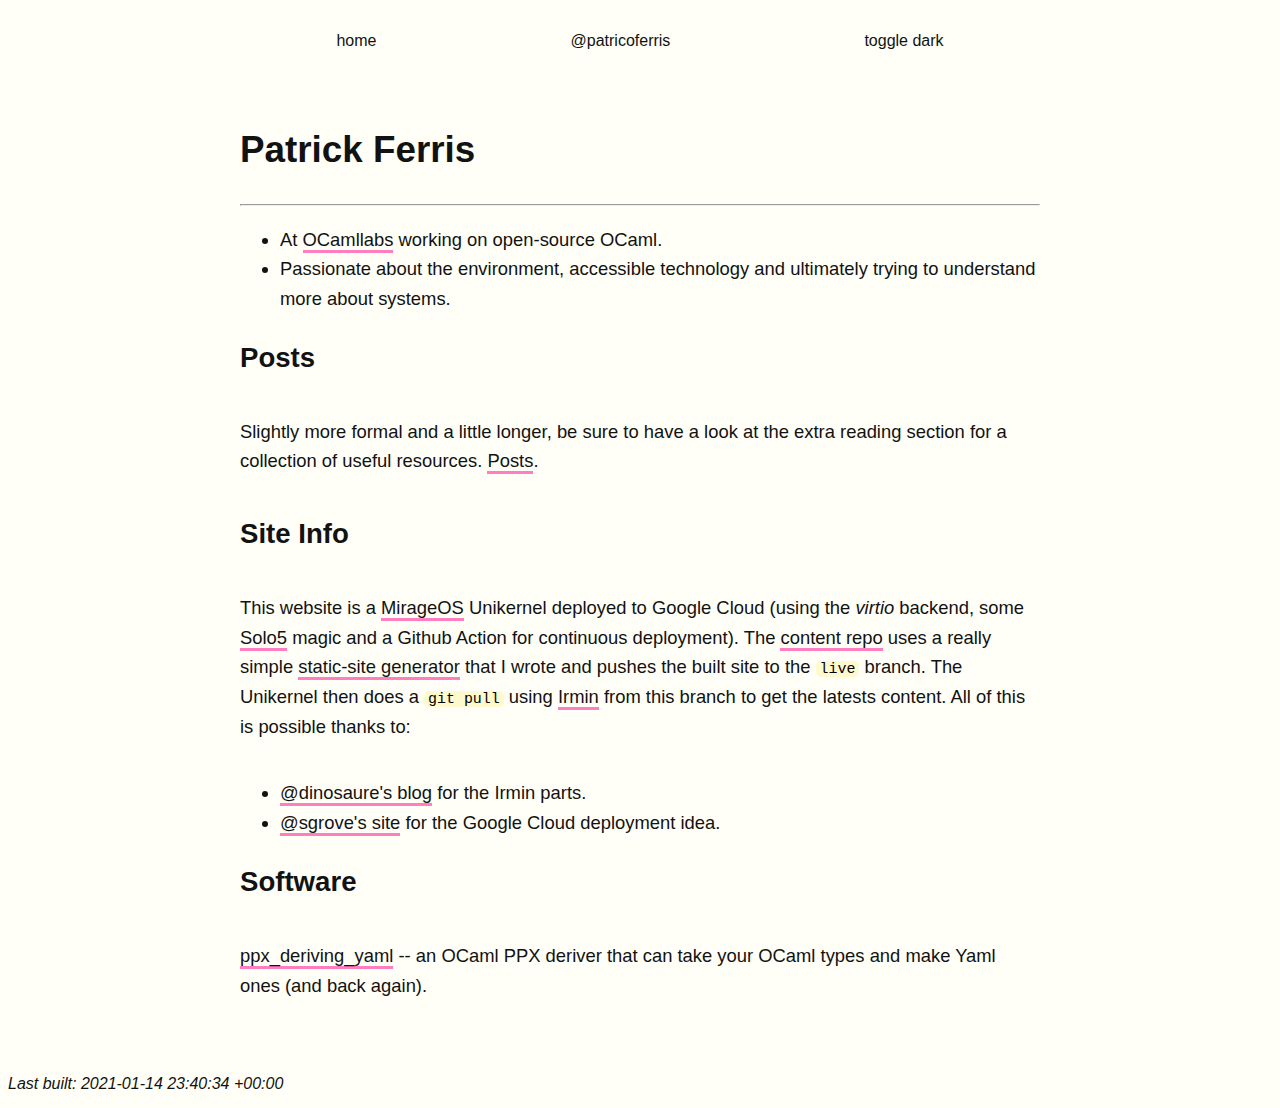
<file: index.html>
<!DOCTYPE html>
<html xmlns="http://www.w3.org/1999/xhtml" lang="en">
 <head><title>Patrick's Corner of the Web</title><meta charset="UTF-8"/>
  <meta name="viewport" content="width=device-width, initial-scale=1.0"/>
  <script defer="defer" src="/main.js"></script>
  <meta name="description" content="home page"/>
  <link rel="stylesheet" href="/main.css"/>
 </head>
 <body>
             
  <script src="/root.js"></script> 
                                        
  <div>
   <div class="nav"><a class="title" href="/">home</a>
    <a class="title" href="https://twitter.com/patricoferris">@patricoferris
    </a><a href="#" id="toggle" class="title">toggle dark</a>
   </div>
   <div class="content">
    <h1>Patrick Ferris</h1>
<hr />
<ul>
<li>At <a href="https://ocamllabs.io">OCamllabs</a> working on open-source OCaml.
</li>
<li>Passionate about the environment, accessible technology and ultimately trying to understand more about systems.
</li>
</ul>
<h2>Posts</h2>
<p>Slightly more formal and a little longer, be sure to have a look at the extra reading section for a collection of useful resources. <a href="/posts">Posts</a>.</p>
<h2>Site Info</h2>
<p>This website is a <a href="https://github.com/mirage/mirage">MirageOS</a> Unikernel deployed to Google Cloud (using the <em>virtio</em> backend, some <a href="https://github.com/solo5/solo5">Solo5</a> magic and a Github Action for continuous deployment). The <a href="https://github.com/patricoferris/___blog">content repo</a> uses a really simple <a href="https://github.com/patricoferris/sesame">static-site generator</a> that I wrote and pushes the built site to the <code>live</code> branch. The Unikernel then does a <code>git pull</code> using <a href="https://github.com/mirage/irmin">Irmin</a> from this branch to get the latests content. All of this is possible thanks to:</p>
<ul>
<li><a href="https://github.com/dinosaure/blog.x25519.net">@dinosaure's blog</a> for the Irmin parts.
</li>
<li><a href="https://github.com/sgrove/riseos">@sgrove's site</a> for the Google Cloud deployment idea.
</li>
</ul>
<h2>Software</h2>
<p><a href="https://github.com/patricoferris/ppx_deriving_yaml">ppx_deriving_yaml</a> -- an OCaml PPX deriver that can take your OCaml types and make Yaml ones (and back again).</p>

   </div><p><em>Last built: 2021-01-14 23:40:34 +00:00</em></p>
  </div>
            
            
          
 </body>
</html>
</file>
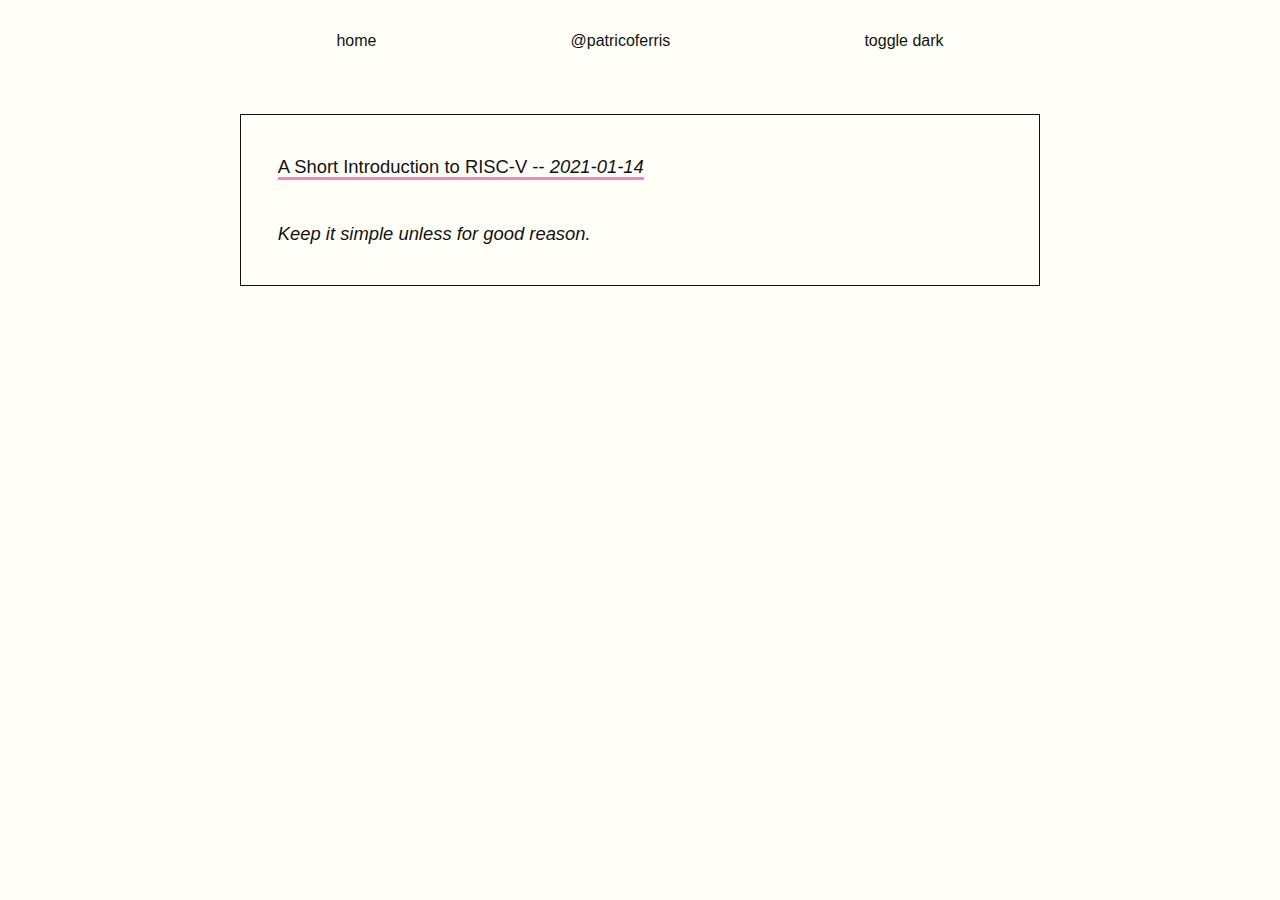
<file: posts/index.html>
<!DOCTYPE html>
<html xmlns="http://www.w3.org/1999/xhtml" lang="en">
 <head><title>Main</title><meta charset="UTF-8"/>
  <meta name="viewport" content="width=device-width, initial-scale=1.0"/>
  <script defer="defer" src="/main.js"></script>
  <meta name="description" content="home page"/>
  <link rel="stylesheet" href="/main.css"/>
 </head>
 <body>
             
  <script src="/root.js"></script> 
                                        
  <div class="nav"><a class="title" href="/">home</a>
   <a class="title" href="https://twitter.com/patricoferris">@patricoferris
   </a><a href="#" id="toggle" class="title">toggle dark</a>
  </div>
  <div class="content">
   <ul class="index">
    <li>
     <p>
      <a href="/posts/riscv/index.html">A Short Introduction to RISC-V
        -- <em>2021-01-14</em>
      </a>
     </p><p><em>Keep it simple unless for good reason.</em></p>
    </li>
   </ul>
  </div>
            
            
          
 </body>
</html>
</file>
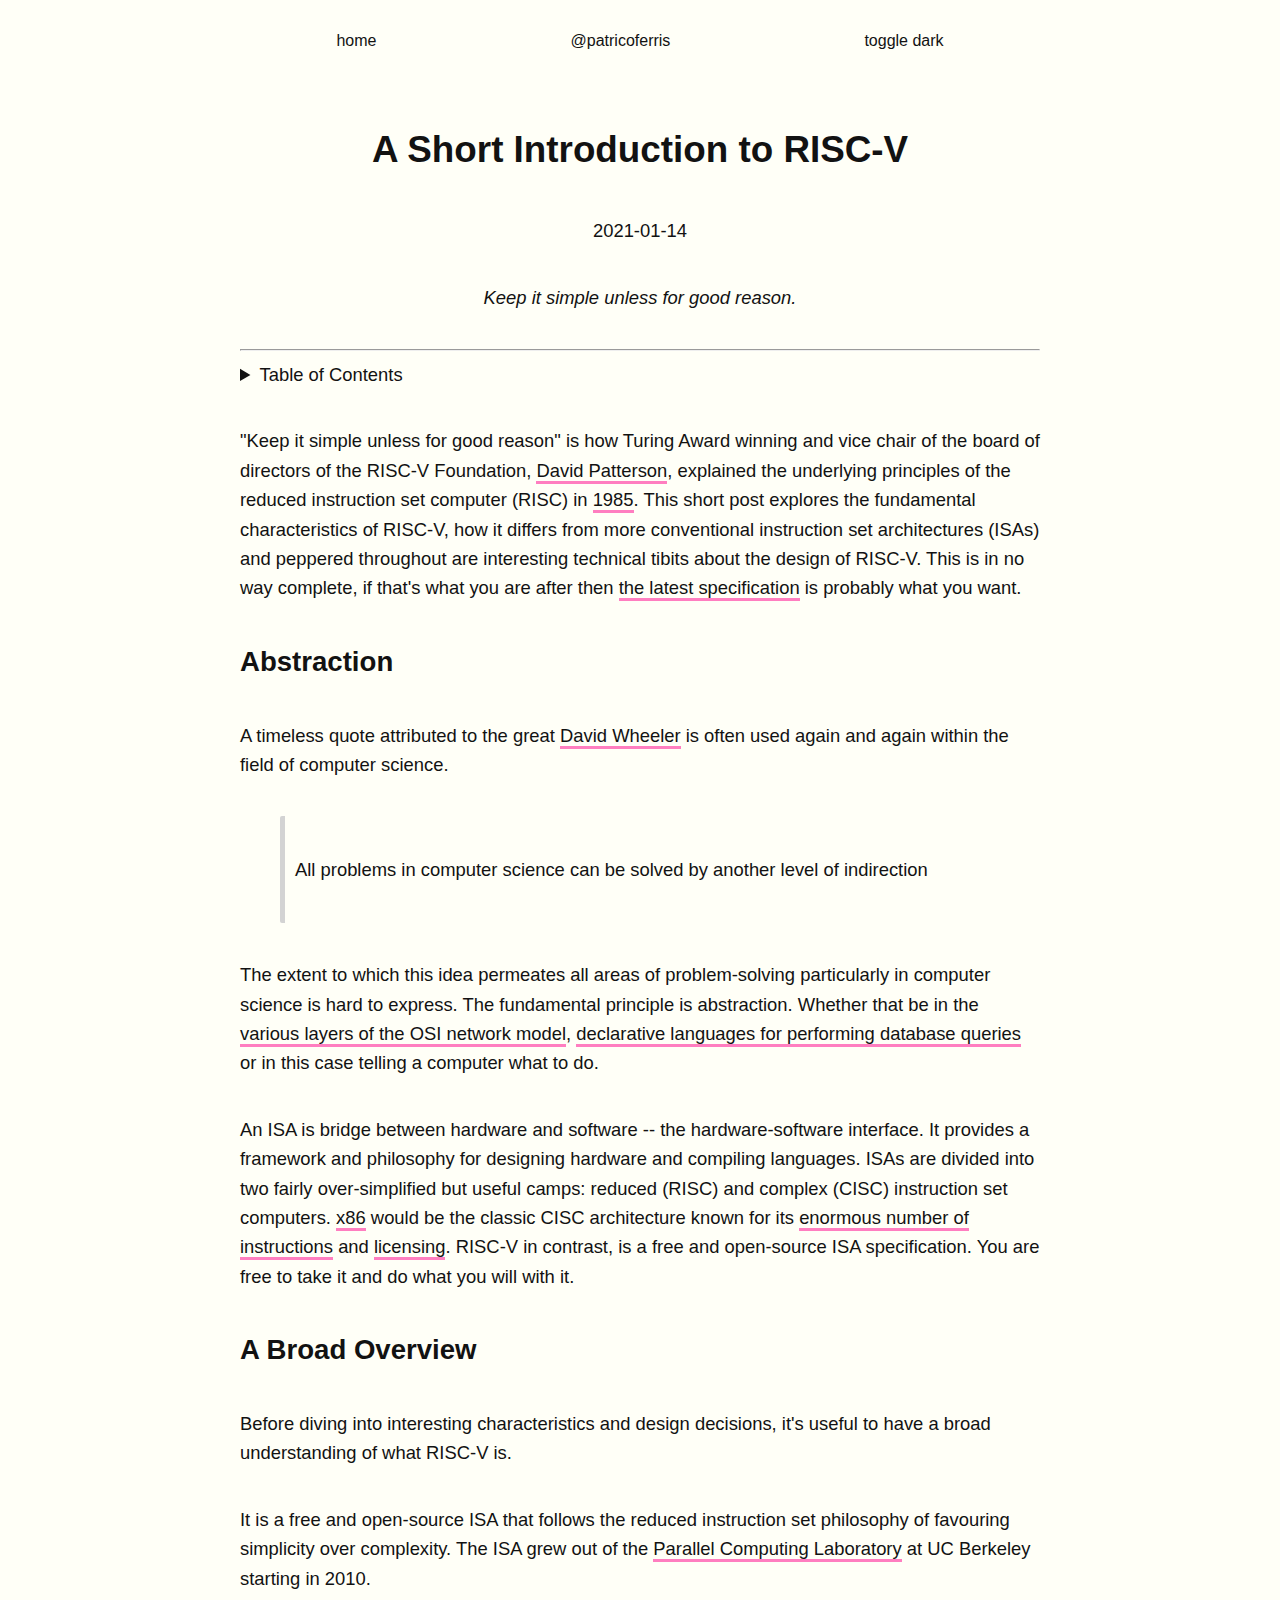
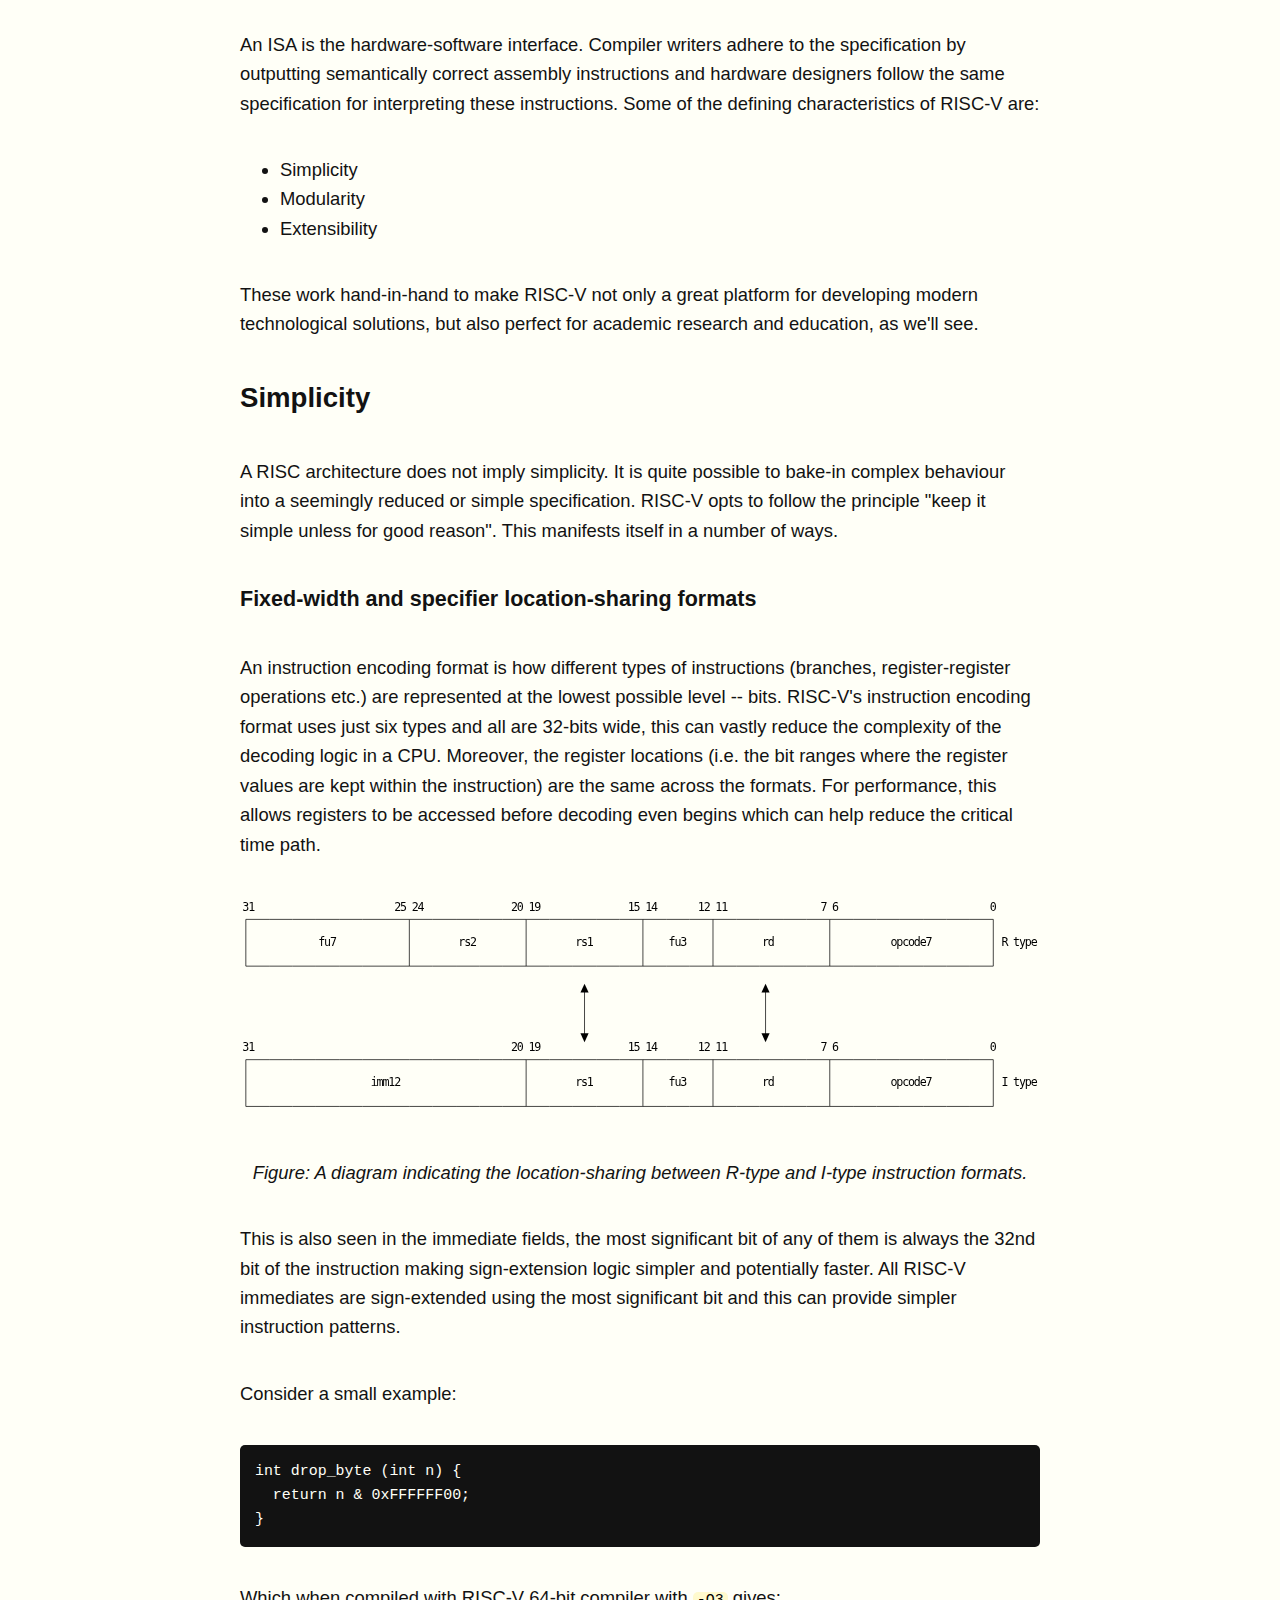
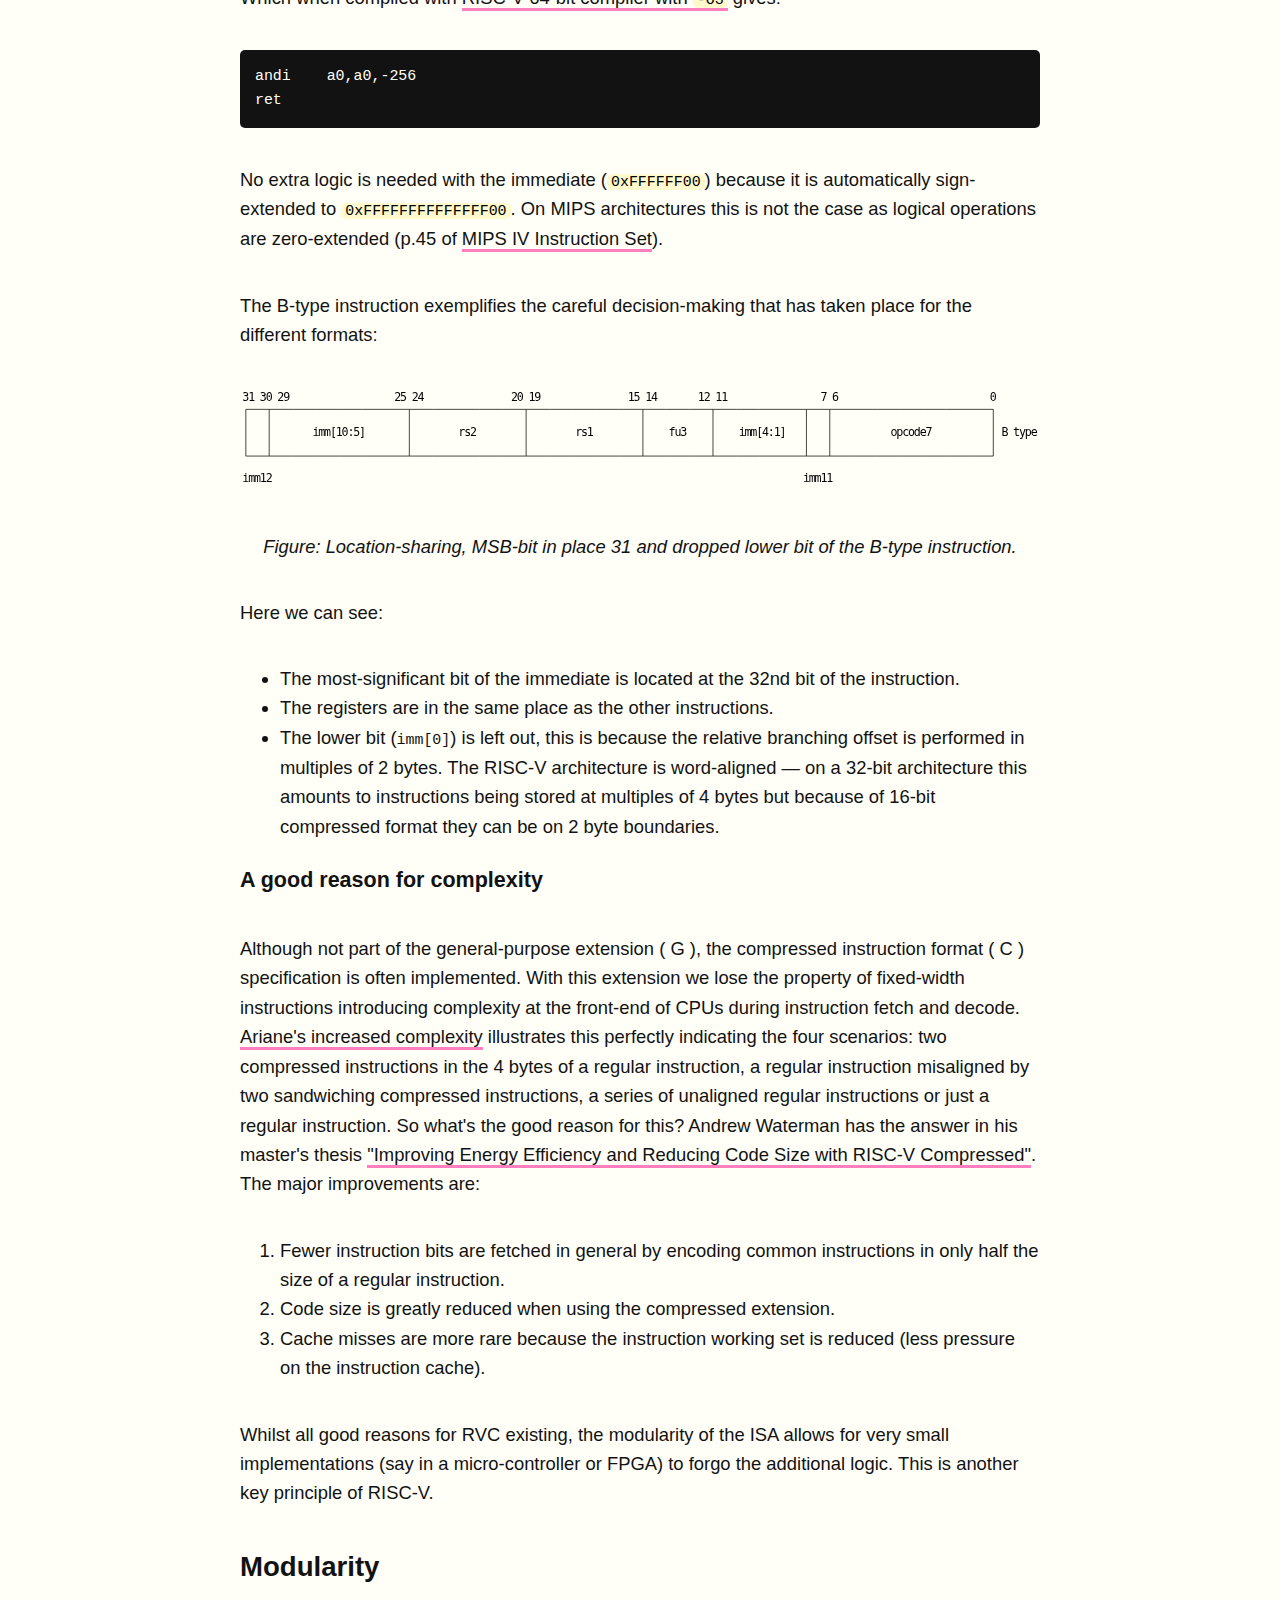
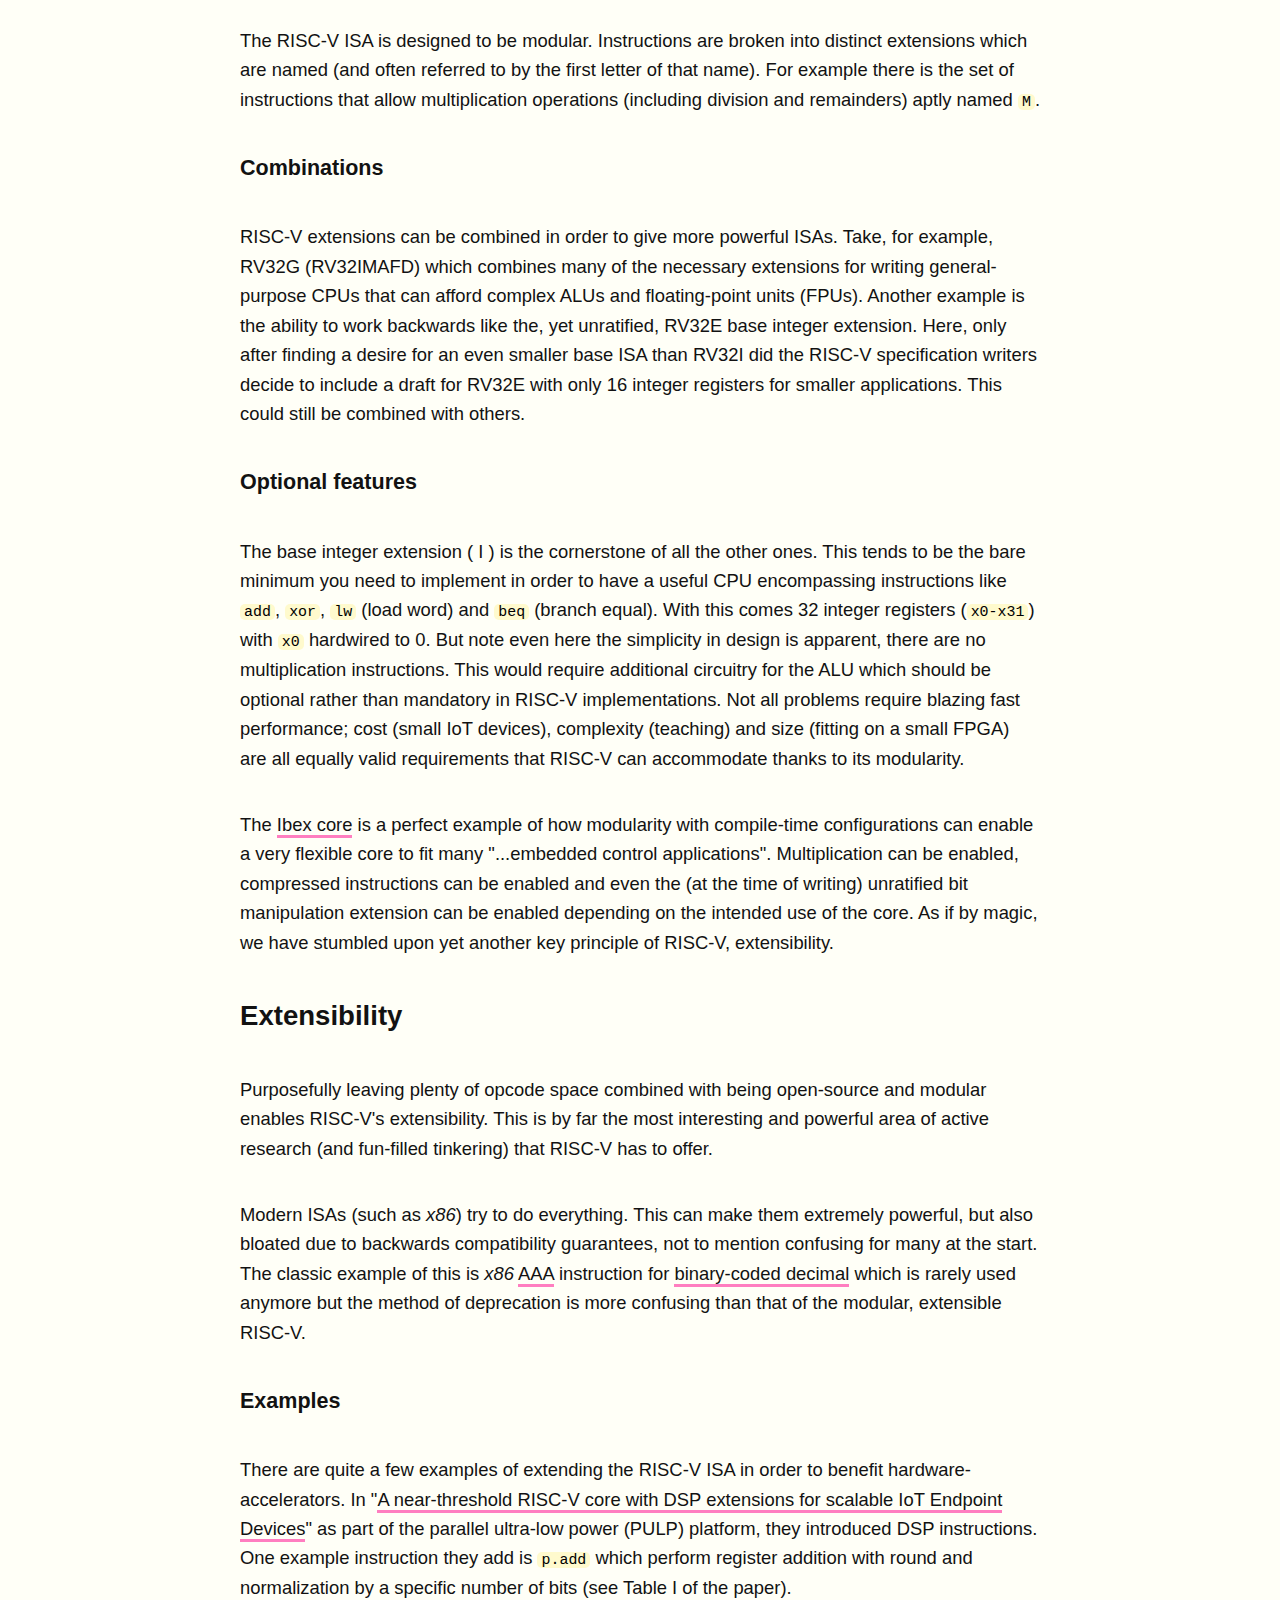
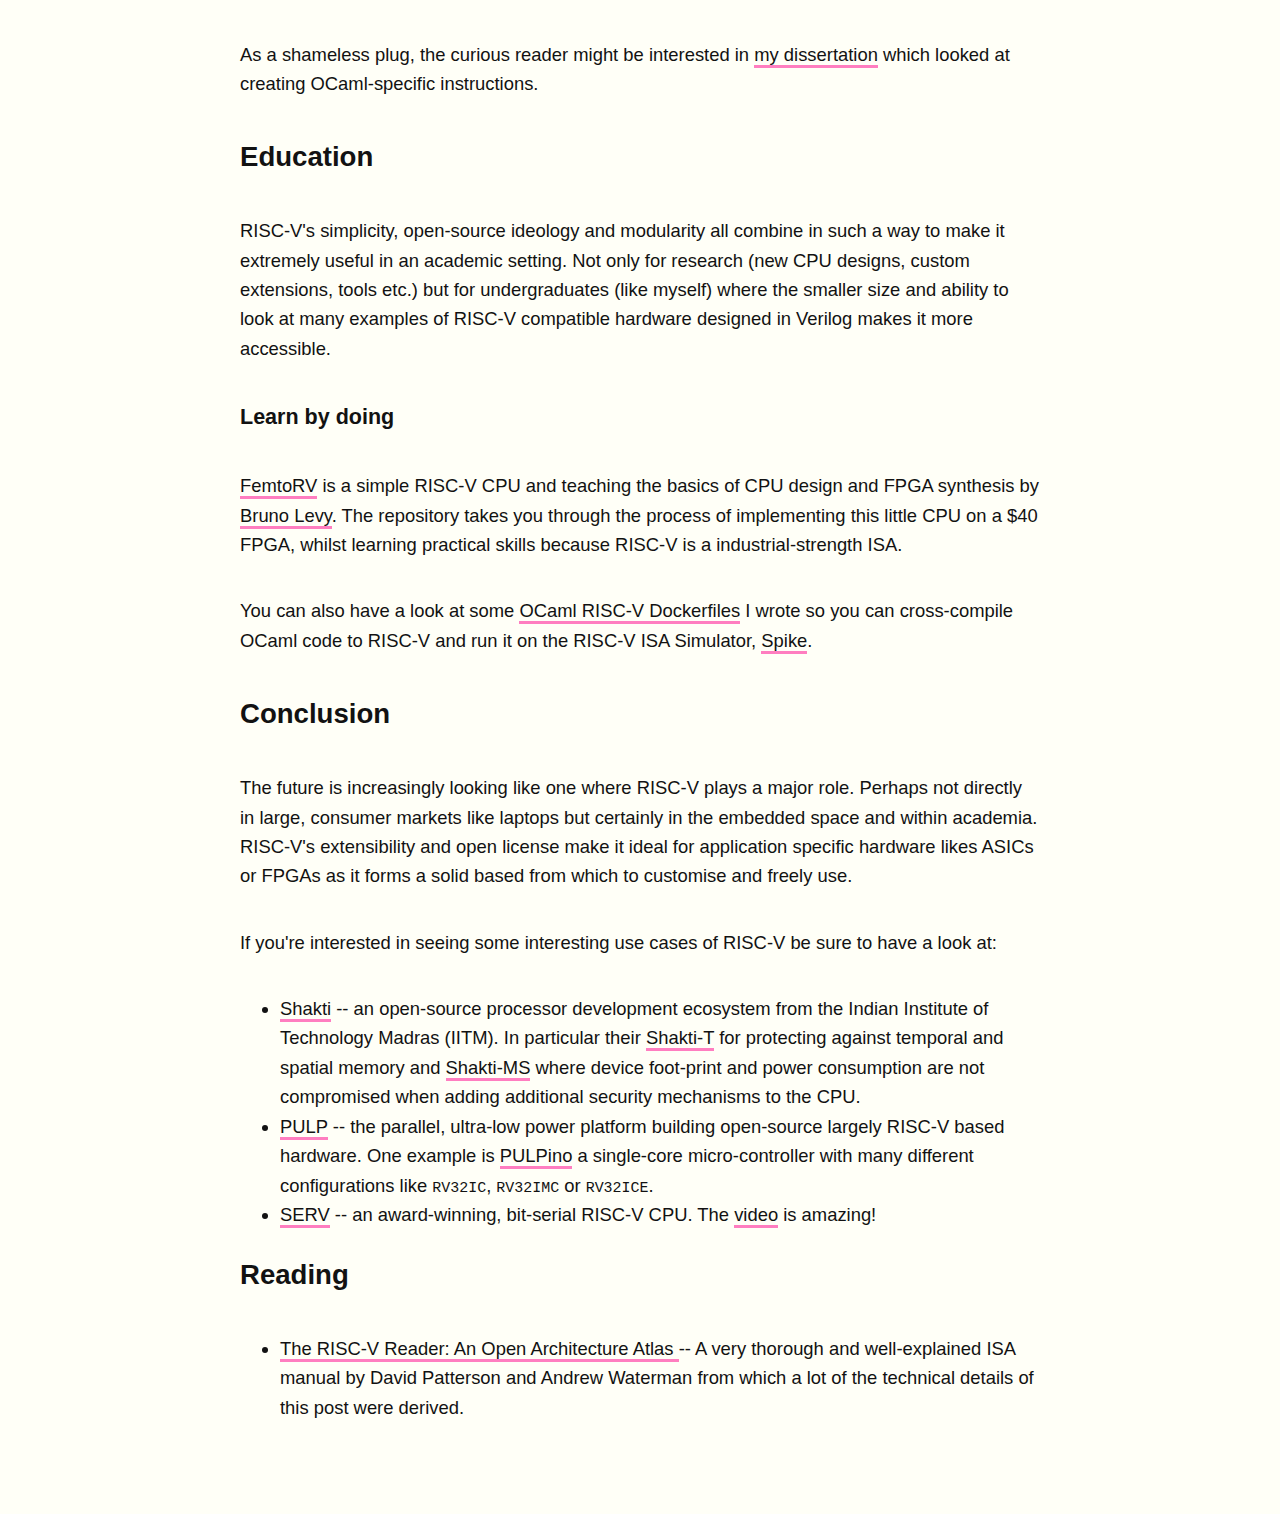
<file: posts/riscv/index.html>
<!DOCTYPE html>
<html xmlns="http://www.w3.org/1999/xhtml" lang="en">
 <head><title>A Short Introduction to RISC-V</title><meta charset="UTF-8"/>
  <meta name="viewport" content="width=device-width, initial-scale=1.0"/>
  <script defer="defer" src="/main.js"></script>
  <meta name="description" content="Keep it simple unless for good reason."/>
  <link rel="stylesheet" href="/main.css"/>
 </head>
 <body>
             
  <script src="/root.js"></script> 
                                        
  <div>
   <div class="nav"><a class="title" href="/">home</a>
    <a class="title" href="https://twitter.com/patricoferris">@patricoferris
    </a><a href="#" id="toggle" class="title">toggle dark</a>
   </div>
   <div class="content">
    <div style="text-align: center;">
     <h1 class="h1-title">A Short Introduction to RISC-V</h1>
     <p class="date">2021-01-14</p>
     <p><em>Keep it simple unless for good reason.</em></p><hr/>
    </div>
    <details><summary>Table of Contents</summary>
     <ul class="toc">
      <li>
       <ul class="toc">
        <li>
         <ul class="toc">
          <li class="toc-li">
           <a class="toc-link toc-item-2" href="#abstraction">Abstraction</a>
          </li>
         </ul>
         <ul class="toc">
          <li class="toc-li">
           <a class="toc-link toc-item-2" href="#a-broad-overview">
            A Broad Overview
           </a>
          </li>
         </ul>
         <ul class="toc">
          <li>
           <a class="toc-link toc-item-2" href="#simplicity">Simplicity</a>
           <ul class="toc">
            <li class="toc-li">
             <a class="toc-link toc-item-3"
              href="#fixed-width-and-specifier-location-sharing-formats">
              Fixed-width and specifier location-sharing formats
             </a>
            </li>
           </ul>
           <ul class="toc">
            <li class="toc-li">
             <a class="toc-link toc-item-3"
              href="#a-good-reason-for-complexity">
              A good reason for complexity
             </a>
            </li>
           </ul>
          </li>
         </ul>
         <ul class="toc">
          <li>
           <a class="toc-link toc-item-2" href="#modularity">Modularity</a>
           <ul class="toc">
            <li class="toc-li">
             <a class="toc-link toc-item-3" href="#combinations">Combinations
             </a>
            </li>
           </ul>
           <ul class="toc">
            <li class="toc-li">
             <a class="toc-link toc-item-3" href="#optional-features">
              Optional features
             </a>
            </li>
           </ul>
          </li>
         </ul>
         <ul class="toc">
          <li>
           <a class="toc-link toc-item-2" href="#extensibility">Extensibility
           </a>
           <ul class="toc">
            <li class="toc-li">
             <a class="toc-link toc-item-3" href="#examples">Examples</a>
            </li>
           </ul>
          </li>
         </ul>
         <ul class="toc">
          <li><a class="toc-link toc-item-2" href="#education">Education</a>
           <ul class="toc">
            <li class="toc-li">
             <a class="toc-link toc-item-3" href="#learn-by-doing">
              Learn by doing
             </a>
            </li>
           </ul>
          </li>
         </ul>
         <ul class="toc">
          <li class="toc-li">
           <a class="toc-link toc-item-2" href="#conclusion">Conclusion</a>
          </li>
         </ul>
        </li>
       </ul>
      </li>
     </ul>
    </details>
    <p>&quot;Keep it simple unless for good reason&quot; is how Turing Award winning and vice chair of the board of directors of the RISC-V Foundation, <a href="https://en.wikipedia.org/wiki/David_Patterson_%28computer_scientist%29">David Patterson</a>, explained the underlying principles of the reduced instruction set computer (RISC) in <a href="https://www.youtube.com/watch?v=5NjGLyBx0wg">1985</a>. This short post explores the fundamental characteristics of RISC-V, how it differs from more conventional instruction set architectures (ISAs) and peppered throughout are interesting technical tibits about the design of RISC-V. This is in no way complete, if that's what you are after then <a href="https://riscv.org/technical/specifications/">the latest specification</a> is probably what you want.</p>
<h2 id="abstraction">Abstraction</h2>
<p>A timeless quote attributed to the great <a href="https://en.wikipedia.org/wiki/David_Wheeler_(computer_scientist)">David Wheeler</a> is often used again and again within the field of computer science.</p>
<blockquote>
<p>All problems in computer science can be solved by another level of indirection</p>
</blockquote>
<p>The extent to which this idea permeates all areas of problem-solving particularly in computer science is hard to express. The fundamental principle is abstraction. Whether that be in the <a href="https://en.wikipedia.org/wiki/OSI_model">various layers of the OSI network model</a>, <a href="https://www.infoworld.com/article/3219795/what-is-sql-the-lingua-franca-of-data-analysis.html">declarative languages for performing database queries</a> or in this case telling a computer what to do.</p>
<p>An ISA is bridge between hardware and software -- the hardware-software interface. It provides a framework and philosophy for designing hardware and compiling languages. ISAs are divided into two fairly over-simplified but useful camps: reduced (RISC) and complex (CISC) instruction set computers. <a href="https://en.wikipedia.org/wiki/X86">x86</a> would be the classic CISC architecture known for its <a href="https://fgiesen.wordpress.com/2016/08/25/how-many-x86-instructions-are-there/#:~:text=To%20not%20leave%20you%20hanging,too%2C%20by%20the%20way">enormous number of instructions</a> and <a href="https://jolt.law.harvard.edu/digest/intel-and-the-x86-architecture-a-legal-perspective">licensing</a>.
RISC-V in contrast, is a free and open-source ISA specification. You are free to take it and do what you will with it.</p>
<h2 id="a-broad-overview">A Broad Overview</h2>
<p>Before diving into interesting characteristics and design decisions, it's useful to have a broad understanding of what RISC-V is.</p>
<p>It is a free and open-source ISA that follows the reduced instruction set philosophy of favouring simplicity over complexity. The ISA grew out of the <a href="https://riscv.org/about/history/">Parallel Computing Laboratory</a> at UC Berkeley starting in 2010.</p>
<p>An ISA is the hardware-software interface. Compiler writers adhere to the specification by outputting semantically correct assembly instructions and hardware designers follow the same specification for interpreting these instructions. Some of the defining characteristics of RISC-V are:</p>
<ul>
<li>Simplicity
</li>
<li>Modularity
</li>
<li>Extensibility
</li>
</ul>
<p>These work hand-in-hand to make RISC-V not only a great platform for developing modern technological solutions, but also perfect for academic research and education, as we'll see.</p>
<h2 id="simplicity">Simplicity</h2>
<p>A RISC architecture does not imply simplicity. It is quite possible to bake-in complex behaviour into a seemingly reduced or simple specification. RISC-V opts to follow the principle &quot;keep it simple unless for good reason&quot;. This manifests itself in a number of ways.</p>
<h3 id="fixed-width-and-specifier-location-sharing-formats">Fixed-width and specifier location-sharing formats</h3>
<p>An instruction encoding format is how different types of instructions (branches, register-register operations etc.) are represented at the lowest possible level -- bits. RISC-V's instruction encoding format uses just six types and all are 32-bits wide, this can vastly reduce the complexity of the decoding logic in a CPU. Moreover, the register locations (i.e. the bit ranges where the register values are kept within the instruction) are the same across the formats. For performance, this allows registers to be accessed before decoding even begins which can help reduce the critical time path.</p>
<div class="diagram-container">
  <a href="/posts/riscv/diagrams/instr.svg">
    <img class="diagram" style="width: 100%" alt="An example of location-sharing between formats" src="/posts/riscv/diagrams/instr.svg" />
    <p><em>Figure: A diagram indicating the location-sharing between R-type and I-type instruction formats.</em></p>
  </a>
</div>
<p>This is also seen in the immediate fields, the most significant bit of any of them is always the 32nd bit of the instruction making sign-extension logic simpler and potentially faster. All RISC-V immediates are sign-extended using the most significant bit and this can
provide simpler instruction patterns.</p>
<p>Consider a small example:</p>
<pre><code>int drop_byte (int n) {
  return n &amp; 0xFFFFFF00;
}
</code></pre>
<p>Which when compiled with <a href="https://godbolt.org/z/res4dG">RISC-V 64-bit compiler with <code>-O3</code></a> gives:</p>
<pre><code>andi    a0,a0,-256
ret
</code></pre>
<p>No extra logic is needed with the immediate (<code>0xFFFFFF00</code>) because it is automatically sign-extended to <code>0xFFFFFFFFFFFFFF00</code>. On MIPS architectures this is not the case as logical operations are zero-extended (p.45 of <a href="https://www.cs.cmu.edu/afs/cs/academic/class/15740-f97/public/doc/mips-isa.pdf">MIPS IV Instruction Set</a>).</p>
<p>The B-type instruction exemplifies the careful decision-making that has taken place for the different formats:</p>
<div class="diagram-container">
  <a href="/posts/riscv/diagrams/btype.svg">
    <img class="diagram" style="width: 100%" alt="The B-type instruction format" src="/posts/riscv/diagrams/btype.svg" />
    <p><em>Figure: Location-sharing, MSB-bit in place 31 and dropped lower bit of the B-type instruction.</em></p>
  </a>
</div>
<p>Here we can see:</p>
<ul>
<li>The most-significant bit of the immediate is located at the 32nd bit of the instruction.
</li>
<li>The registers are in the same place as the other instructions.
</li>
<li>The lower bit (<code>imm[0]</code>) is left out, this is because the relative branching offset is performed in multiples of 2 bytes. The RISC-V architecture is word-aligned — on a 32-bit architecture this amounts to instructions being stored at multiples of 4 bytes but because of 16-bit compressed format they can be on 2 byte boundaries.
</li>
</ul>
<h3 id="a-good-reason-for-complexity">A good reason for complexity</h3>
<p>Although not part of the general-purpose extension ( G ), the compressed instruction format ( C ) specification is often implemented. With this extension we lose the property of fixed-width instructions introducing complexity at the front-end of CPUs during instruction fetch and decode. <a href="https://cva6.readthedocs.io/en/latest/id_stage.html">Ariane's increased complexity</a> illustrates this perfectly indicating the four scenarios: two compressed instructions in the 4 bytes of a regular instruction, a regular instruction misaligned by two sandwiching compressed instructions, a series of unaligned regular instructions or just a regular instruction. So what's the good reason for this? Andrew Waterman has the answer in his master's thesis <a href="https://people.eecs.berkeley.edu/~krste/papers/waterman-ms.pdf">&quot;Improving Energy Efficiency and Reducing Code Size with RISC-V Compressed&quot;</a>. The major improvements are:</p>
<ol>
<li>Fewer instruction bits are fetched in general by encoding common instructions in only half the size of a regular instruction.
</li>
<li>Code size is greatly reduced when using the compressed extension.
</li>
<li>Cache misses are more rare because the instruction working set is reduced (less pressure on the instruction cache).
</li>
</ol>
<p>Whilst all good reasons for RVC existing, the modularity of the ISA allows for very small implementations (say in a micro-controller or FPGA) to forgo the additional logic. This is another key principle of RISC-V.</p>
<h2 id="modularity">Modularity</h2>
<p>The RISC-V ISA is designed to be modular. Instructions are broken into distinct extensions which are named (and often referred to by the first letter of that name). For example there is the set of instructions that allow multiplication operations (including division and remainders) aptly named <code>M</code>.</p>
<h3 id="combinations">Combinations</h3>
<p>RISC-V extensions can be combined in order to give more powerful ISAs. Take, for example, RV32G (RV32IMAFD) which combines many of the necessary extensions for writing general-purpose CPUs that can afford complex ALUs and floating-point units (FPUs). Another example is the ability to work backwards like the, yet unratified, RV32E base integer extension. Here, only after finding a desire for an even smaller base ISA than RV32I did the RISC-V specification writers decide to include a draft for RV32E with only 16 integer registers for smaller applications. This could still be combined with others.</p>
<h3 id="optional-features">Optional features</h3>
<p>The base integer extension ( I ) is the cornerstone of all the other ones. This tends to be the bare minimum you need to implement in order to have a useful CPU encompassing instructions like <code>add</code>, <code>xor</code>, <code>lw</code> (load word) and <code>beq</code> (branch equal). With this comes 32 integer registers (<code>x0-x31</code>) with <code>x0</code> hardwired to 0. But note even here the simplicity in design is apparent, there are no multiplication instructions. This would require additional circuitry for the ALU which should be optional rather than mandatory in RISC-V implementations. Not all problems require blazing fast performance; cost (small IoT devices), complexity (teaching) and size (fitting on a small FPGA) are all equally valid requirements that RISC-V can accommodate thanks to its modularity.</p>
<p>The <a href="https://ibex-core.readthedocs.io/en/latest/01_overview/compliance.html">Ibex core</a> is a perfect example of how modularity with compile-time configurations can enable a very flexible core to fit many &quot;...embedded control applications&quot;. Multiplication can be enabled, compressed instructions can be enabled and even the (at the time of writing) unratified bit manipulation extension can be enabled depending on the intended use of the core. As if by magic, we have stumbled upon yet another key principle of RISC-V, extensibility.</p>
<h2 id="extensibility">Extensibility</h2>
<p>Purposefully leaving plenty of opcode space combined with being open-source and modular enables RISC-V's extensibility. This is by far the most interesting and powerful area of active research (and fun-filled tinkering) that RISC-V has to offer.</p>
<p>Modern ISAs (such as <em>x86</em>) try to do everything. This can make them extremely powerful, but also bloated due to backwards compatibility guarantees, not to mention confusing for many at the start. The classic example of this is <em>x86</em> <a href="https://www.felixcloutier.com/x86/aaa">AAA</a> instruction for <a href="https://en.wikipedia.org/wiki/Intel_BCD_opcode">binary-coded decimal</a> which is rarely used anymore but the method of deprecation is more confusing than that of the modular, extensible RISC-V.</p>
<h3 id="examples">Examples</h3>
<p>There are quite a few examples of extending the RISC-V ISA in order to benefit hardware-accelerators. In &quot;<a href="https://arxiv.org/pdf/1608.08376v1.pdf">A near-threshold RISC-V core
with DSP extensions for scalable IoT Endpoint Devices</a>&quot; as part of the parallel ultra-low power (PULP) platform, they introduced DSP instructions. One example instruction they add is <code>p.add</code> which perform register addition with round and normalization by a specific number of bits (see Table I of the paper).</p>
<p>As a shameless plug, the curious reader might be interested in <a href="https://github.com/patricoferris/riscv-o-spec">my dissertation</a> which looked at creating OCaml-specific instructions.</p>
<h2 id="education">Education</h2>
<p>RISC-V's simplicity, open-source ideology and modularity all combine in such a way to make it extremely useful in an academic setting. Not only for research (new CPU designs, custom extensions, tools etc.) but for undergraduates (like myself) where the smaller size and ability to look at many examples of RISC-V compatible hardware designed in Verilog makes it more accessible.</p>
<h3 id="learn-by-doing">Learn by doing</h3>
<p><a href="https://github.com/BrunoLevy/learn-fpga/tree/master/FemtoRV">FemtoRV</a> is a simple RISC-V CPU and teaching the basics of CPU design and FPGA synthesis by <a href="https://twitter.com/BrunoLevy01">Bruno Levy</a>. The repository takes you through the process of implementing this little CPU on a $40 FPGA, whilst learning practical skills because RISC-V is a industrial-strength ISA.</p>
<p>You can also have a look at some <a href="https://github.com/patricoferris/ocaml-on-riscv">OCaml RISC-V Dockerfiles</a> I wrote so you can cross-compile OCaml code to RISC-V and run it on the RISC-V ISA Simulator, <a href="https://github.com/riscv/riscv-isa-sim">Spike</a>.</p>
<h2 id="conclusion">Conclusion</h2>
<p>The future is increasingly looking like one where RISC-V plays a major role. Perhaps not directly in large, consumer markets like laptops but certainly in the embedded space and within academia. RISC-V's extensibility and open license make it ideal for application specific hardware likes ASICs or FPGAs as it forms a solid based from which to customise and freely use.</p>
<p>If you're interested in seeing some interesting use cases of RISC-V be sure to have a look at:</p>
<ul>
<li><a href="https://shakti.org.in/">Shakti</a> -- an open-source processor development ecosystem from the Indian Institute of Technology Madras (IITM). In particular their <a href="https://dl.acm.org/doi/10.1145/3092627.3092629">Shakti-T</a> for protecting against temporal and spatial memory and <a href="https://dl.acm.org/doi/10.1145/3316482.3326356">Shakti-MS</a> where device foot-print and power consumption are not compromised when adding additional security mechanisms to the CPU.
</li>
<li><a href="https://www.pulp-platform.org/">PULP</a> -- the parallel, ultra-low power platform building open-source largely RISC-V based hardware. One example is <a href="https://github.com/pulp-platform/pulpino">PULPino</a> a single-core micro-controller with many different configurations like <code>RV32IC</code>, <code>RV32IMC</code> or <code>RV32ICE</code>.
</li>
<li><a href="https://serv.readthedocs.io/en/latest/#">SERV</a> -- an award-winning, bit-serial RISC-V CPU. The <a href="https://diode.zone/videos/watch/0230a518-e207-4cf6-b5e2-69cc09411013">video</a> is amazing!
</li>
</ul>

    <section><h2>Reading</h2>
     <ul>
      <li>
       <p>
        <a href="http://www.riscvbook.com/">
         The RISC-V Reader: An Open Architecture Atlas
        </a> -- 
        A very thorough and well-explained ISA manual by David Patterson and
        Andrew Waterman from which a lot of the technical details of this
        post were derived.
       </p>
      </li>
     </ul>
    </section>
   </div>
  </div>
            
            
          
 </body>
</html>
</file>
<file: main.css>
@import url('https://rsms.me/inter/inter.css');
/* Basic Theme */
body {
  color: var(--font-color);
  background: var(--background-color);
}

/* CSS */
html { font-family: 'Inter', sans-serif; }
@supports (font-variation-settings: normal) {
  html { font-family: 'Inter var', sans-serif; }
}

.diagram-container {
  margin: 2em 0px;
  text-align: center;
}

.diagram-container a {
  border-bottom: none;
}

.diagram {
  filter: invert(var(--invert));
}

.content p {
  margin: 2em 0px;
}

.content {
  max-width: 800px;
  padding: 1.2em;
  margin: auto;
  font-size: 1.15em;
  text-rendering: optimizeLegibility;
  line-height: 1.6;
}

.nav {
  display: flex;
  flex-direction: row;
  align-content: space-evenly;
  justify-content: space-evenly;
  padding: 1em;
  margin: 0px 10%;
}

.index {
  list-style-type: none;
  padding-inline: unset;
}

.index li {
  border: thin var(--font-color) solid;
  padding-left: 2em;
}

ul.toc {
  list-style-type: none;
}

li.toc-li {
  list-style: circle;
}

.footer-container {
  position: absolute;
  bottom: 0px;
}

.footer {
  text-align: right;
  padding: 0px 25%;
}

blockquote {
  padding: 2px 10px;
  border-radius: 2px;
  border-left: lightgrey thick solid;
}

.btn {
  padding: 0.5em;
  border: solid thin lightgrey;
  cursor: pointer;
}

a {
  text-decoration: none;
  color: var(--font-color);
  border-bottom: medium solid var(--accent-color);
}

pre {
  border-radius: 5px;
  padding: 1em;
  background-color: var(--font-color);
  color: var(--background-color);
}

p code {
  border-radius: 5px;
  background: lemonchiffon;
  color: black;
  padding: 0px 4px;
}

.nav .title {
  border-bottom: none;
  padding: 0.5em;
}
</file>
